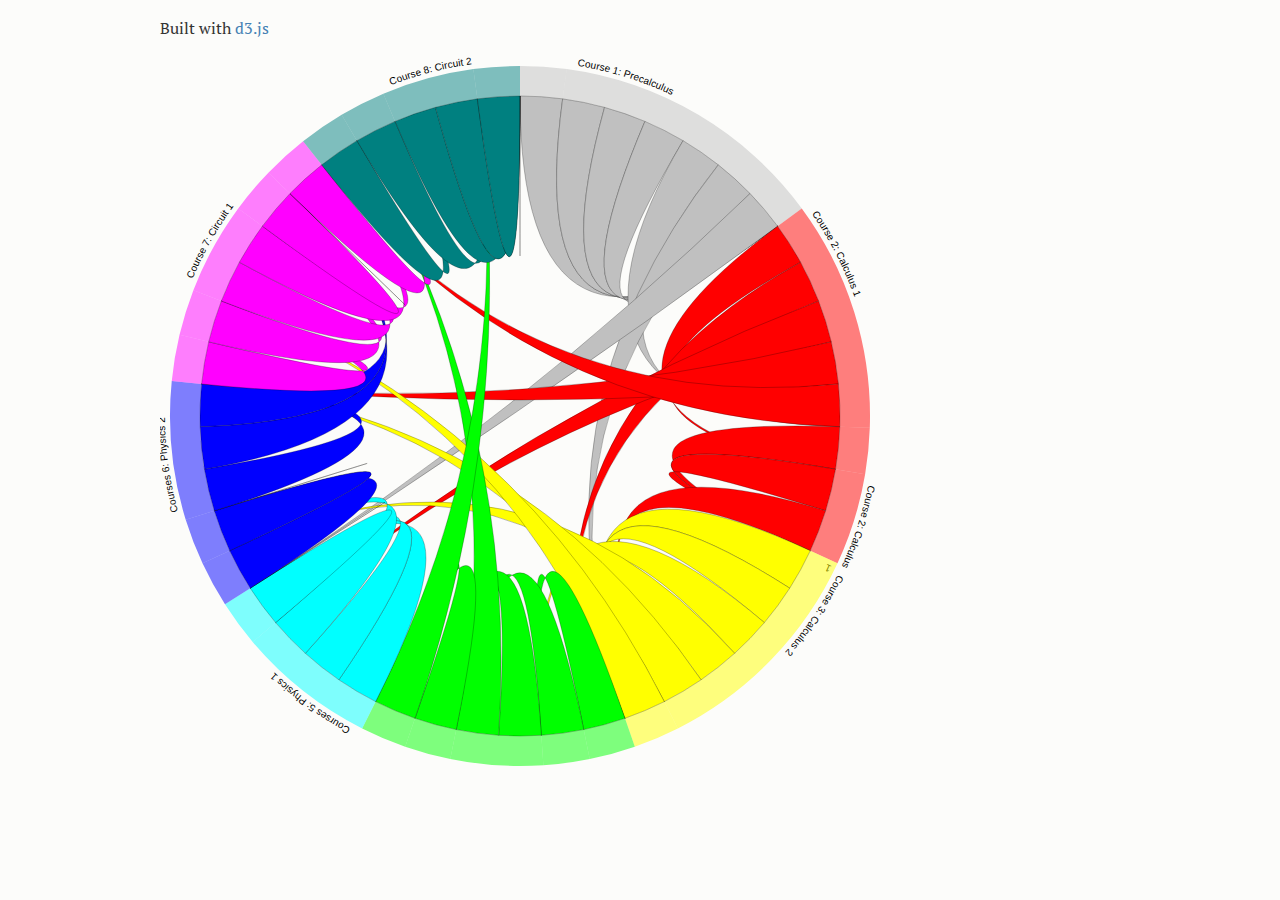
<file: chordDiagram/index.html>
<!DOCTYPE html>
<meta charset="utf-8">
<title>Sample Learnign Outcomes Chord Diagram</title>
<style>
    @import url(style.css);
    #circle circle {
        fill: none;
        pointer-events: all;
    }
    .group path {
        fill-opacity: .5;
    }
    path.chord {
        stroke: #000;
        stroke-width: .25px;
    }
    #circle:hover path.fade {
        display: none;
    }
</style>
<p>Built with <a href="http://d3js.org/">d3.js</a>
</aside>
<script src="d3.v2.min.js"></script>
<script>
    var width = 720,
    height = 720,
    outerRadius = Math.min(width, height) / 2 - 10,
    innerRadius = outerRadius - 30;
    
    var arc = d3.svg.arc()
    .innerRadius(innerRadius)
    .outerRadius(outerRadius);

    var layout = d3.layout.chord()
    .padding(.00)
    .sortSubgroups(d3.descending)
    .sortChords(d3.ascending);

    var path = d3.svg.chord()
    .radius(innerRadius);

    var svg = d3.select("body").append("svg")
    .attr("width", width)
    .attr("height", height)
    .append("g")
    .attr("id", "circle")
    .attr("transform", "translate(" + width / 2 + "," + height / 2 + ")");

    svg.append("circle")
    .attr("r", outerRadius);

    d3.csv("lo_name_list_color.csv", function(courses) {
        d3.json("lo_ad.json", function(matrix) {

            // Compute the chord layout.
            layout.matrix(matrix);

            // Add a group per neighborhood.
            var group = svg.selectAll(".group")
            .data(layout.groups)
            .enter().append("g")
            .attr("class", "group")
            .on("mouseover", mouseover);           

            // Add the group arc.
            var groupPath = group.append("path")
            .attr("id", function(d, i) { return "group" + i; })
            .attr("d", arc)
            .style("fill", function(d, i) { return courses[i].color; });

            // Add a text label.
            var groupText = group.append("text")
            .attr("x", 10)
            .attr("dy", -5);

            groupText.append("textPath")
            .attr("xlink:href", function(d, i) { return "#group" + i; })
            .text(function(d, i) { return courses[i].name; });

            // Make labels fit - this still needs work 
                groupText.filter(function(d, i) { return groupPath[0][i].getTotalLength()/2 -16 < this.getComputedTextLength(); })
                .remove();

            // Add the chords.
            var chord = svg.selectAll(".chord")
            .data(layout.chords)
            .enter().append("path")
            .attr("class", "chord")
            .style("fill", function(d) { return courses[d.source.index].color; })
            .attr("d", path);

            // Add a mouseover title for each chord.
            chord.append("title").text(function(d) {
             return courses[d.source.index].lo
             + "\n" + courses[d.target.index].lo;
            
         });

            function mouseover(d, i) {
                chord.classed("fade", function(p) {
                    return p.source.index != i
                    && p.target.index != i;
                });
            }
        });
});
</script>
</file>
